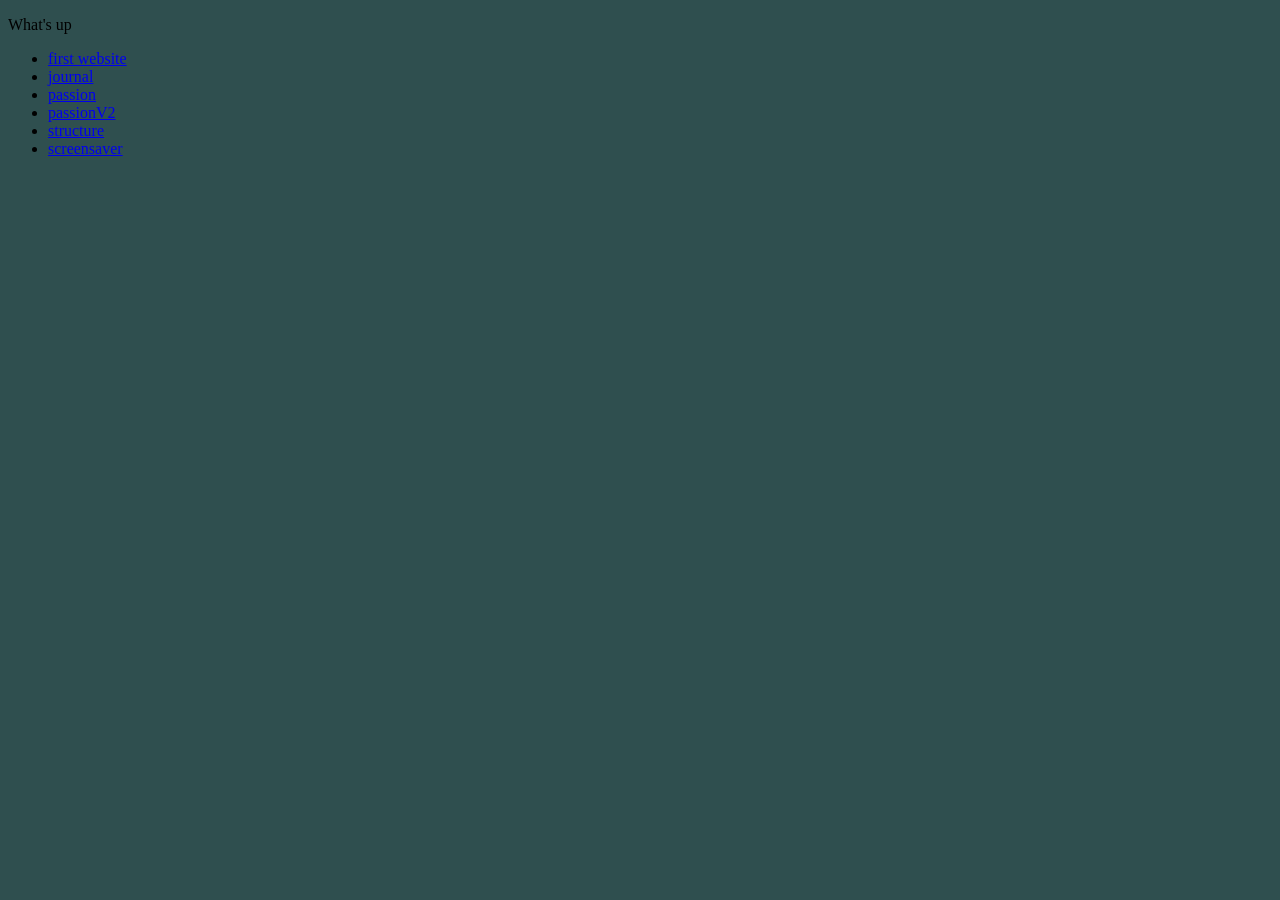
<file: index.html>
<!DOCTYPE html>
<html>
<head>
    <title>Juan's Home</title>
    <link rel="stylesheet" href="homepage.css">
    <link rel="icon" type="image/png" sizes="32x32" href="favicon-32x32.png">

</head>

<body>
<p>What's up</p>
<ul>
    <li>
        <a href="first-website/index.html">first website</a>
    </li>
    <li>
        <a href="journals.html">journal</a>
    </li>
    <li>
        <a href="passion/index.html">passion</a>
    </li>
    <li>
        <a href="passion-V2/index.html">passionV2</a>
    </li>
    <li>
        <a href="structure/index.html">structure</a>
    </li>
    <li>
        <a href="screensaver/index.html">screensaver</a>
    </li>
</ul>
</body>

</html>
</file>
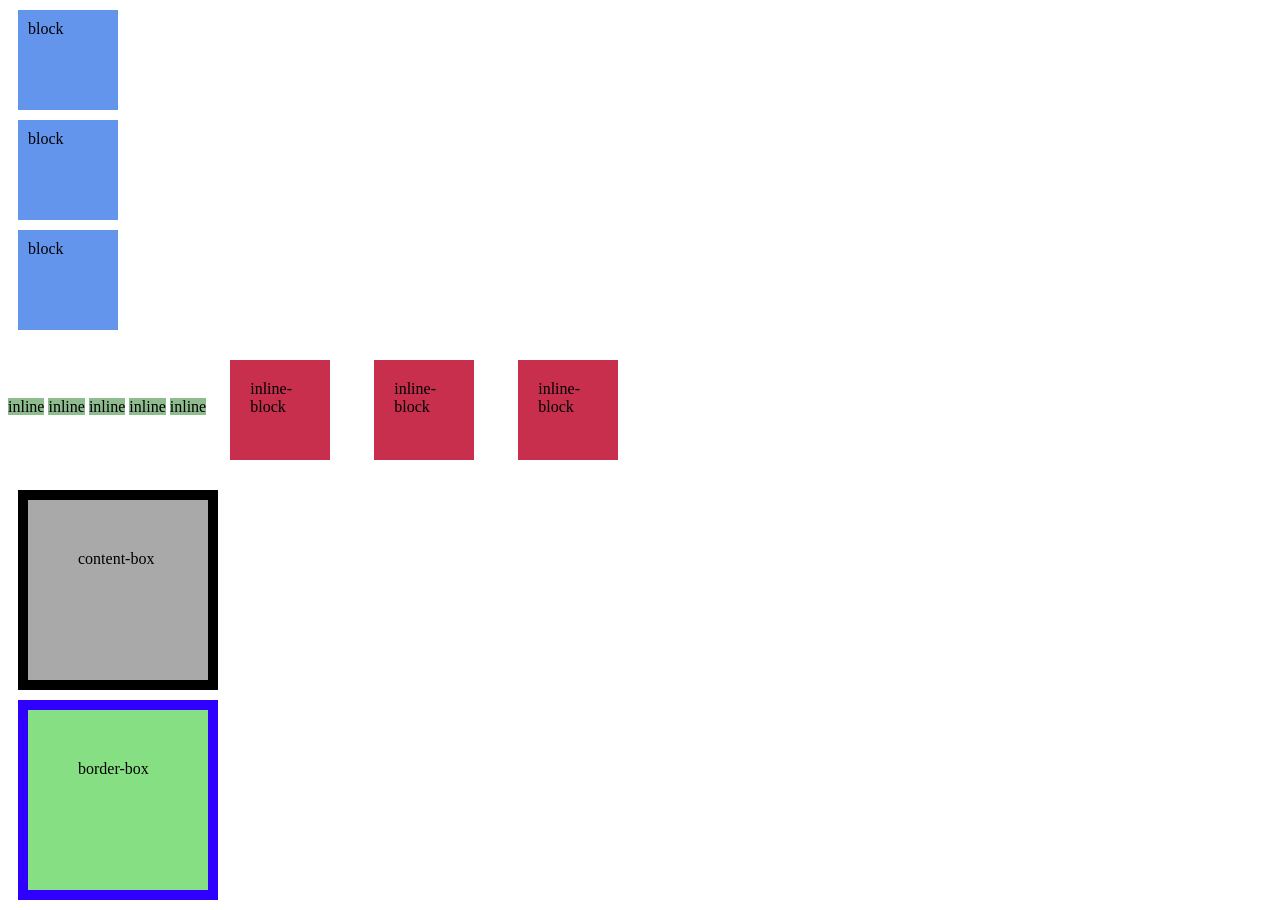
<file: box-model/index.html>
<!DOCTYPE html>
<html>
    <head>
        <meta name="viewport" content="width=device-width, initial-scale=1.0">
        <meta charset="UTF-8">

        
        <title>box model</title>
        <link rel="stylesheet" href="main.css">

       
    </head>

    <body>
        <!-- block elements will take up 100% of the browser window width, and will stack vertically on top of one another -->
        <div class="block">block</div>
        <div class="block">block</div>
        <div class="block">block</div>

        <!-- inline elements will only take up as much space as their content requires and will sit next to other inline elements so long as there is space to do so -->
        <span class="inline">inline</span>
        <span class="inline">inline</span>
        <span class="inline">inline</span>
        <span class="inline">inline</span>
        <span class="inline">inline</span>

        <span class="inline-block">inline-block</span>
        <span class="inline-block">inline-block</span>
        <span class="inline-block">inline-block</span>
        
        <div class="content-box">content-box</div>

        <div class="border-box">border-box</div>

    </body>

</html>
</file>
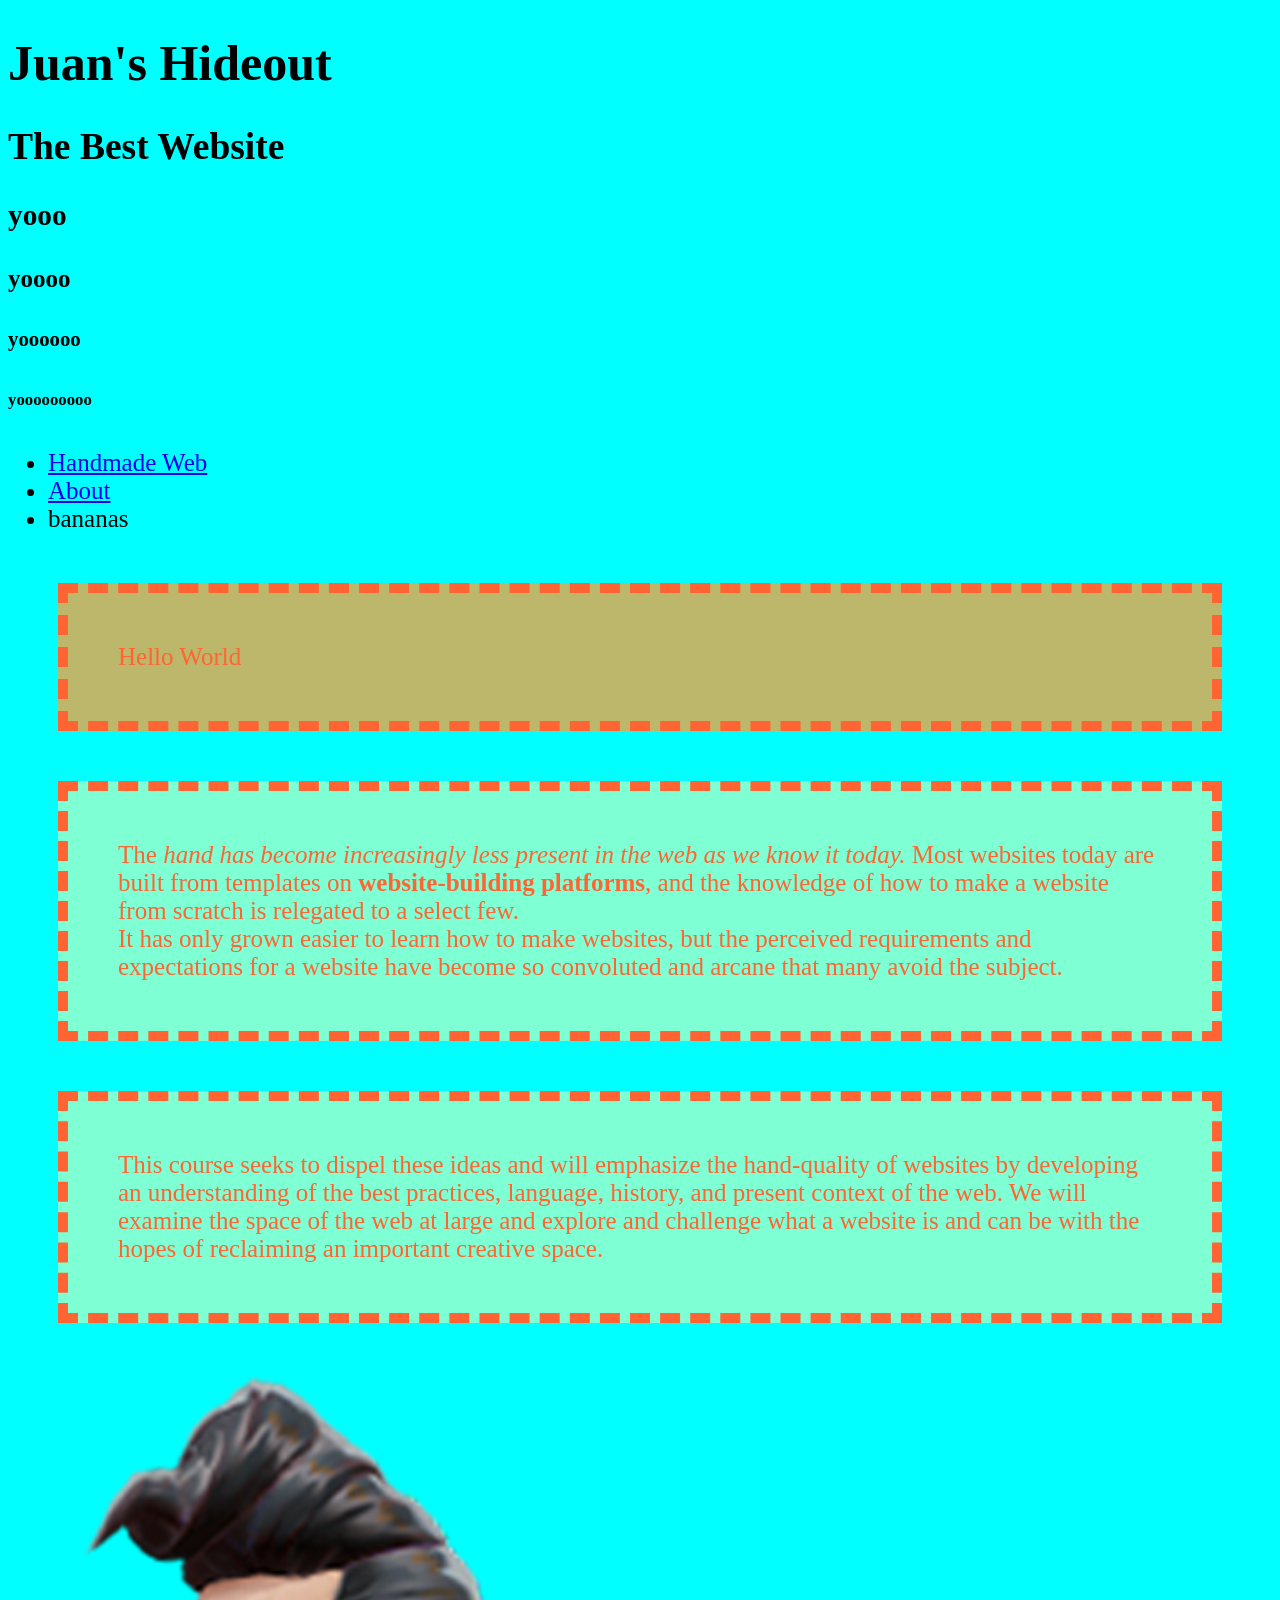
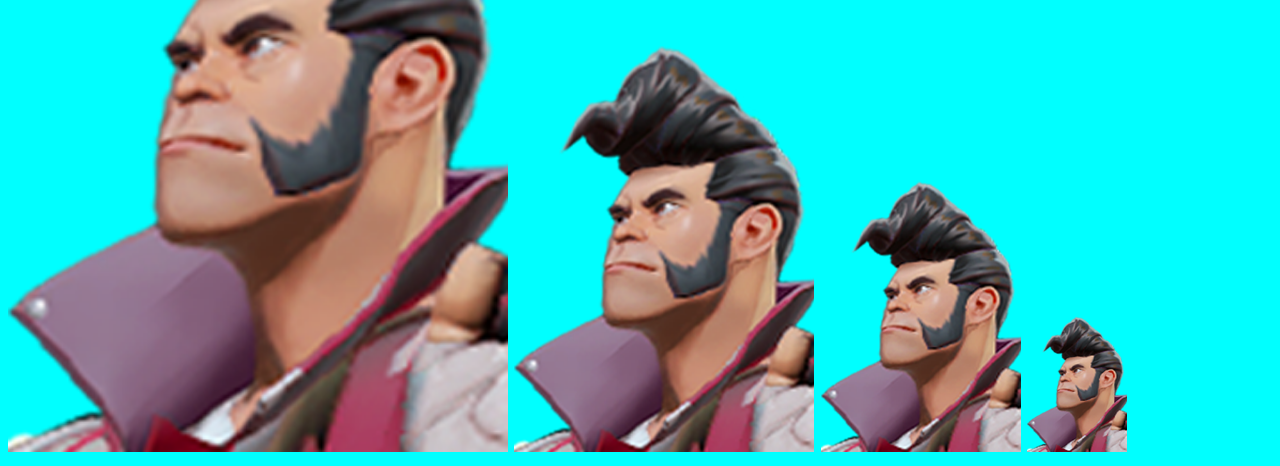
<file: first-website/index.html>
<!DOCTYPE html>
<html>
    <head>
        <title>First Website</title>
        <link rel="stylesheet" href="main.css">
    </head>
    <body>
        <h1>Juan's Hideout</h1>
        <h2>The Best Website</h2>
        <h3>yooo</h3>
        <h4>yoooo</h4>
        <h5>yoooooo</h5>
        <h6>yooooooooo</h6>

        <ul>
            <li><a href="https://handmade-web.net/fall26/index.html">Handmade Web</a></li>
            <li><a href="about.html">About</a></li>
            <li>bananas</li>
        </ul>

        <p class="banner">Hello World</p>
        <p>The <i>hand has become increasingly less present in the web as we know it today.</i> Most websites today are built from templates on <b>website-building platforms</b>, and the knowledge of how to make a website from scratch is relegated to a select few. 
            <br>
        It has only grown easier to learn how to make websites, but the perceived requirements and expectations for a website have become so convoluted and arcane that many avoid the subject. </p>
            
        <p>This course seeks to dispel these ideas and will emphasize the hand-quality of websites by developing an understanding of the best practices, language, history, and present context of the web. We will examine the space of the web at large and explore and challenge what a website is and can be with the hopes of reclaiming an important creative space.</p>

        <img src="Deadlock_gameasset_Hero_Shiv.png" width="500">
        <img src="Deadlock_gameasset_Hero_Shiv.png" width="300">
        <img src="Deadlock_gameasset_Hero_Shiv.png" width="200">
        <img src="Deadlock_gameasset_Hero_Shiv.png" width="100">

    </body>
</html>
</file>
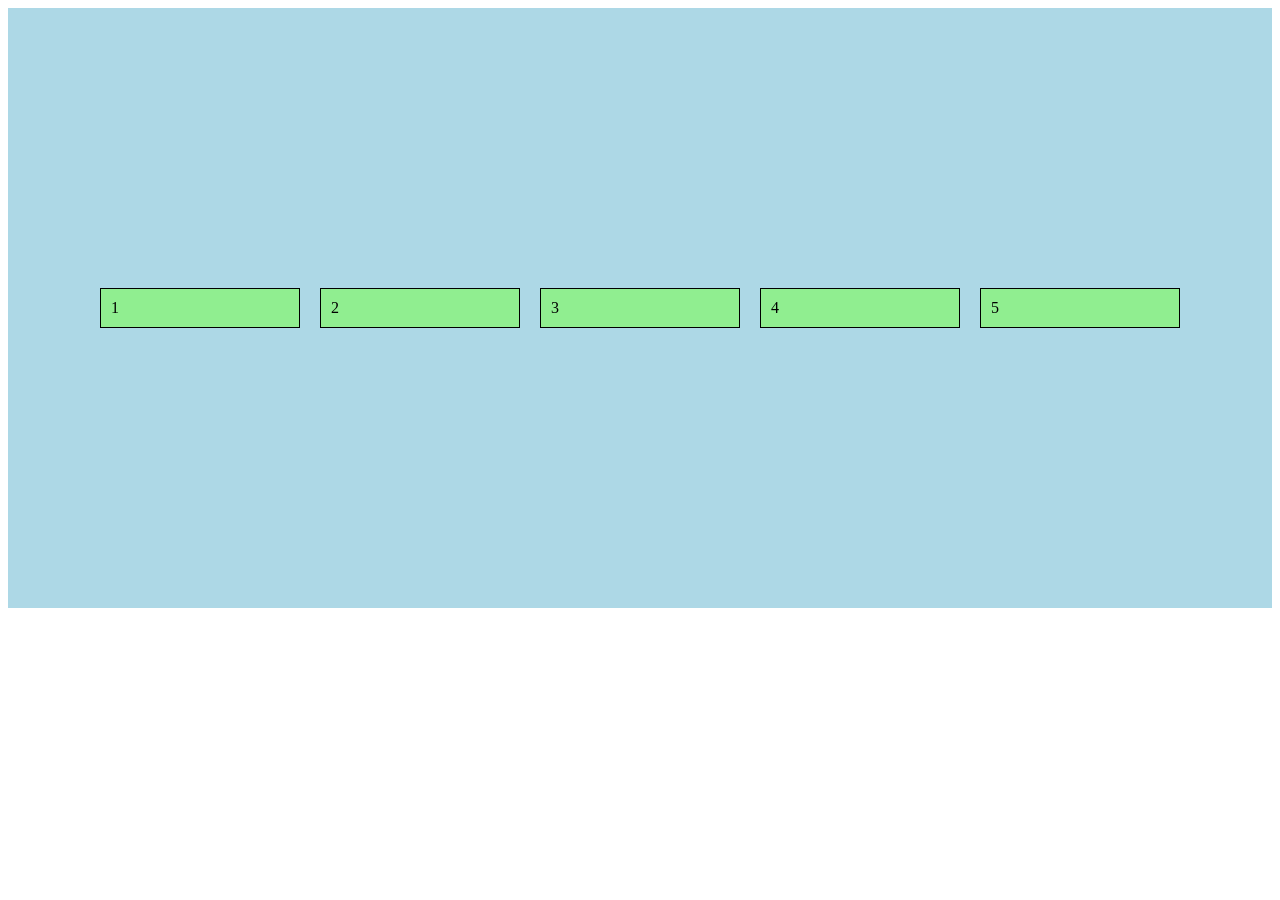
<file: flexbox/index.html>
<!DOCTYPE html>
<html>
    <head>
        <meta name="viewport" content="width=device-width, initial-scale=1.0">
        <meta charset="UTF-8">

        
        <title>flexbox exercise</title>
        <link rel="stylesheet" href="main.css">

       
    </head>

    <body>

        <div class="container">

        <div class="item">1</div>
        <div class="item">2</div>
        <div class="item">3</div>
        <div class="item">4</div>
        <div class="item">5</div>
       
    </body>

</html>
</file>
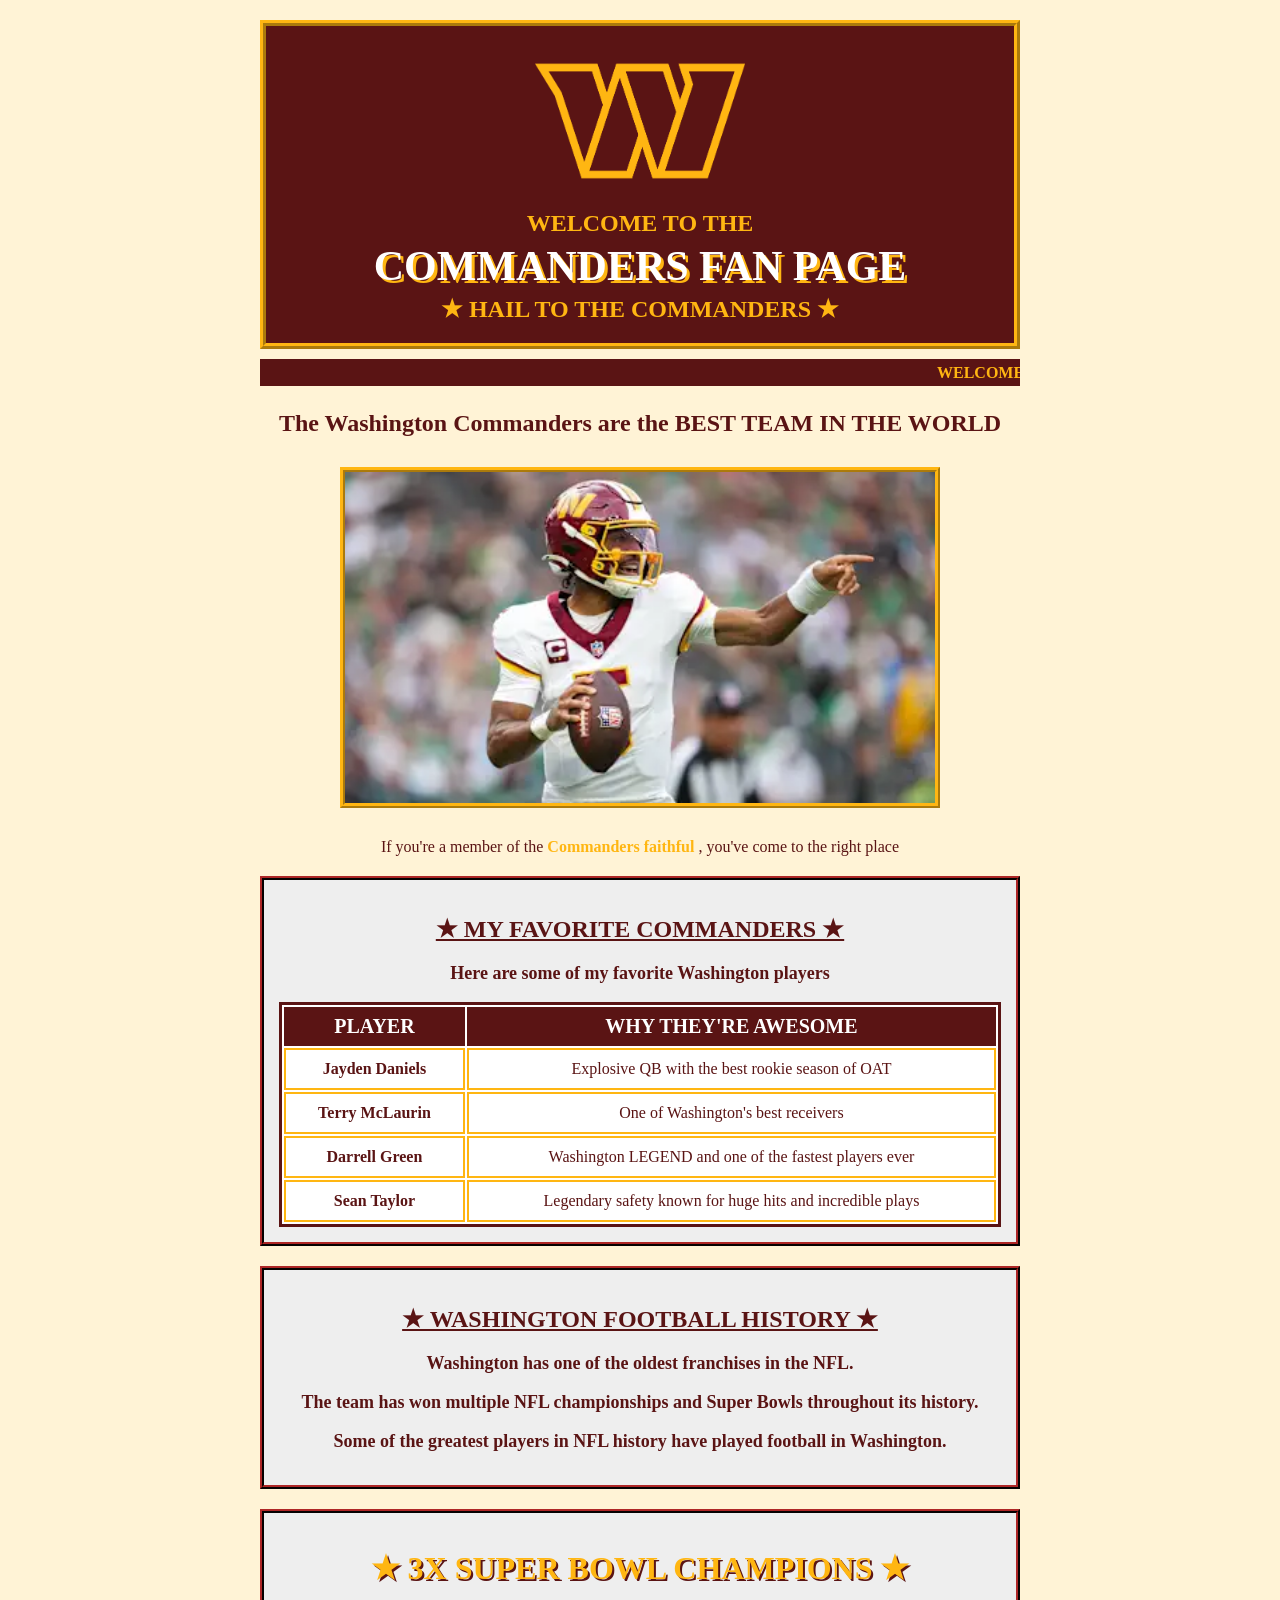
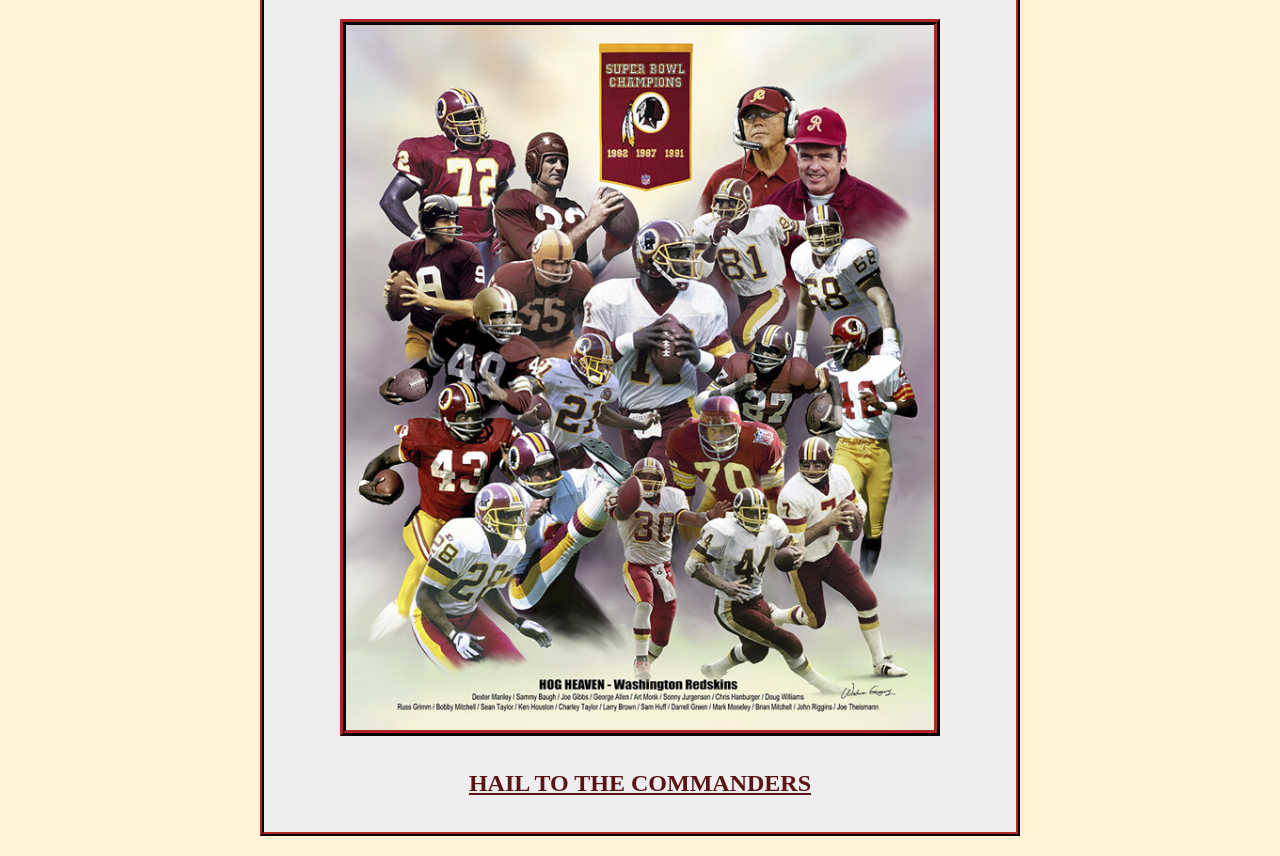
<file: passion-V2/index.html>
<!DOCTYPE html>

<html>

<head>

    <meta name="viewport" content="width=device-width, initial-scale=1.0">
    <meta charset="UTF-8">

    <title>Washington Commanders Fan Page</title>

    <link rel="stylesheet" href="main.css">

</head>


<body>

    <div class="page">


        <!-- header -->

        <div class="header">

            <img class="logo" src="washington-commanders-logo-png-transparent.png">

            <h2>WELCOME TO THE</h2>

            <h1>COMMANDERS FAN PAGE</h1>

            <h2>★ HAIL TO THE COMMANDERS ★</h2>

        </div>


        <!-- moving text -->

        <marquee>

            WELCOME COMMANDERS FANS ★ HAIL TO THE COMMANDERS ★
            WASHINGTON FOOTBALL ★ GO COMMANDERS

        </marquee>


        <!-- home -->

        <div>


            <h2>
                The Washington Commanders are the BEST TEAM IN THE WORLD
            </h2>


            <img class="touchdown" src="uxpoamc87oizarii0y3a.webp">


            <p>

                If you're a member of the

                <span class="gold-text">
                    Commanders faithful
                </span>,

                you've come to the right place

            </p>

        </div>



        <!-- best players -->

        <div class="box">

            <h2>★ MY FAVORITE COMMANDERS ★</h2>

            <p>
                Here are some of my favorite Washington players
            </p>


            <table class="player-table">

                <tr>

                    <th>
                        PLAYER
                    </th>

                    <th>
                        WHY THEY'RE AWESOME
                    </th>

                </tr>


                <tr>

                    <td>
                        <b>Jayden Daniels</b>
                    </td>

                    <td>
                        Explosive QB with the best rookie season of OAT
                    </td>

                </tr>


                <tr>

                    <td>
                        <b>Terry McLaurin</b>
                    </td>

                    <td>
                        One of Washington's best receivers
                    </td>

                </tr>


                <tr>

                    <td>
                        <b>Darrell Green</b>
                    </td>

                    <td>
                        Washington LEGEND and one of the fastest players ever
                    </td>

                </tr>


                <tr>

                    <td>
                        <b>Sean Taylor</b>
                    </td>

                    <td>
                        Legendary safety known for huge hits and incredible plays
                    </td>

                </tr>


            </table>

        </div>



        <!-- history -->

        <div class="box">

            <h2>
                ★ WASHINGTON FOOTBALL HISTORY ★
            </h2>

            <p>
                Washington has one of the oldest franchises in the NFL.
            </p>

            <p>
                The team has won multiple NFL championships and
                Super Bowls throughout its history.
            </p>

            <p>
                Some of the greatest players in NFL history have played
                football in Washington.
            </p>

        </div>


        <div class="box">

            <h1 class="champions">
                ★ 3X SUPER BOWL CHAMPIONS ★
            </h1>

            <img class="championship-photo"
                 src="s-l1200.jpg">

            <h2>
                HAIL TO THE COMMANDERS
            </h2>

        </div>



    </div>

</body>

</html>
</file>
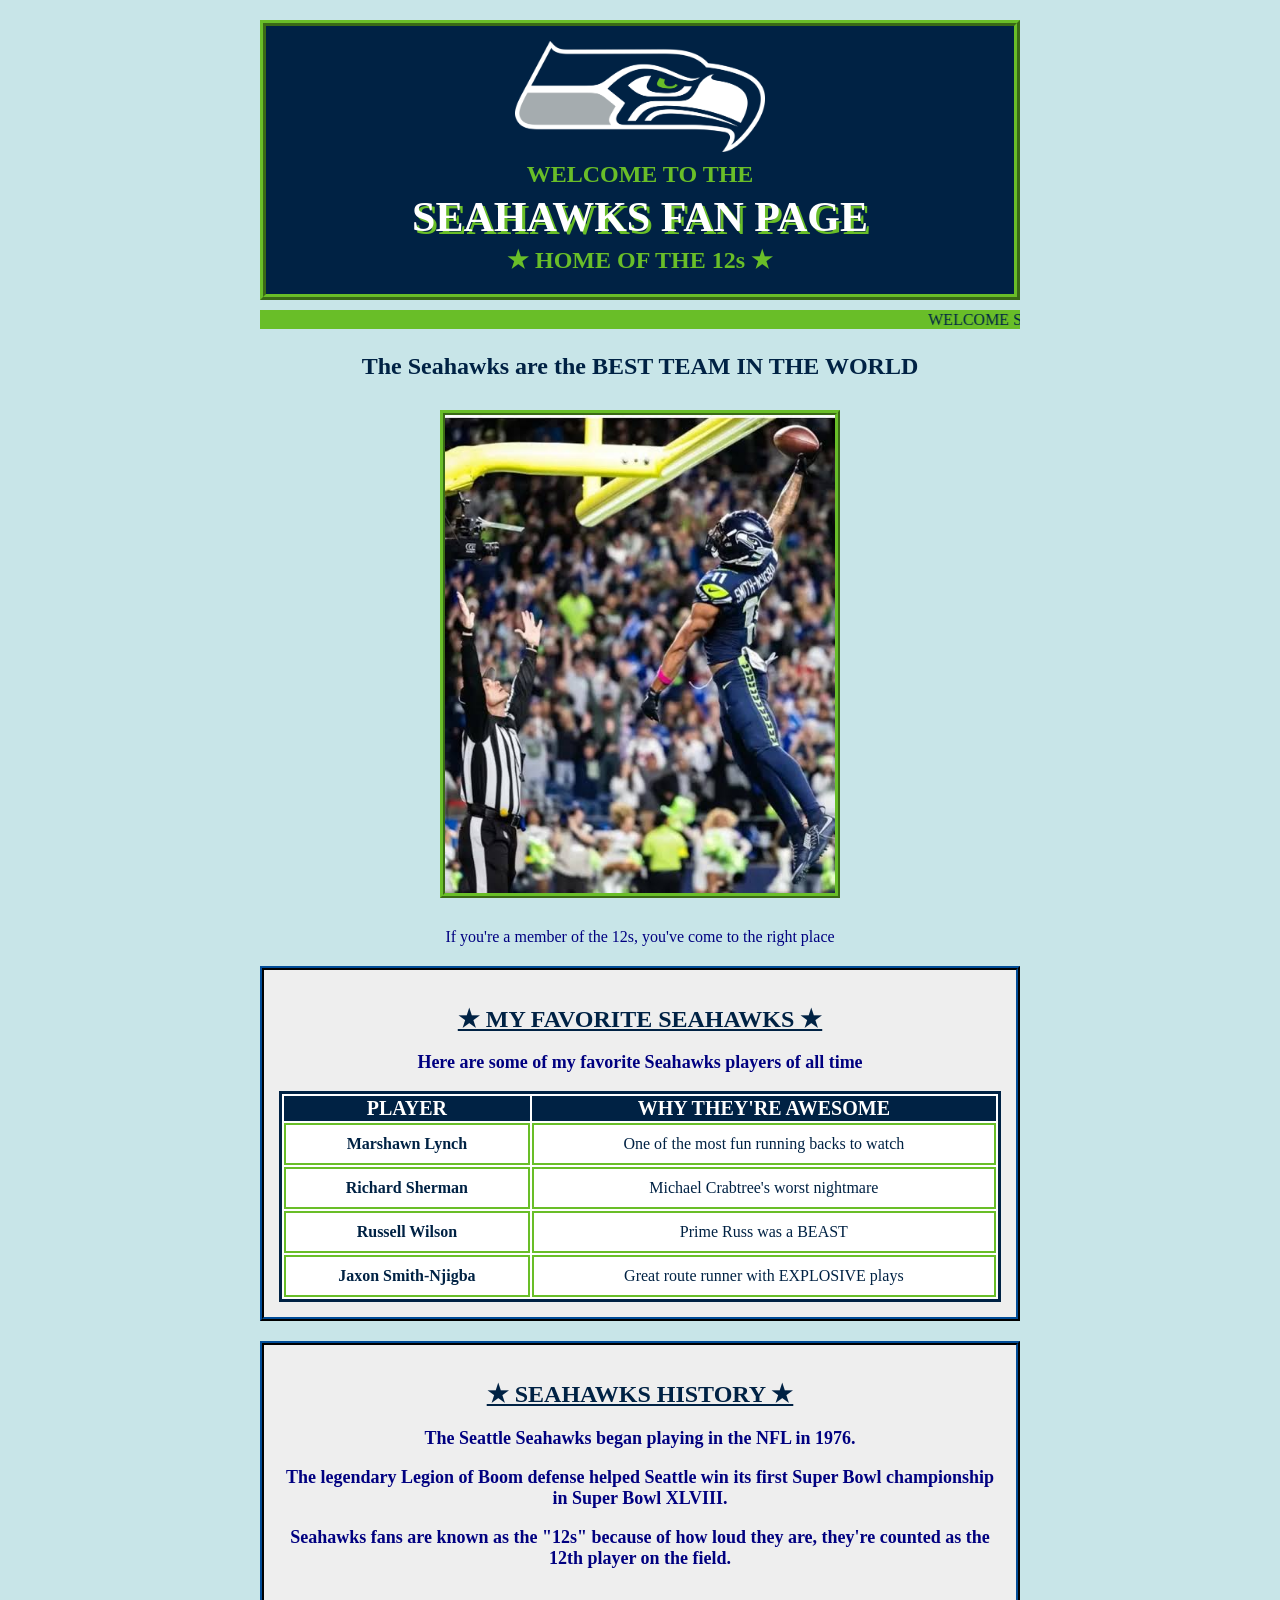
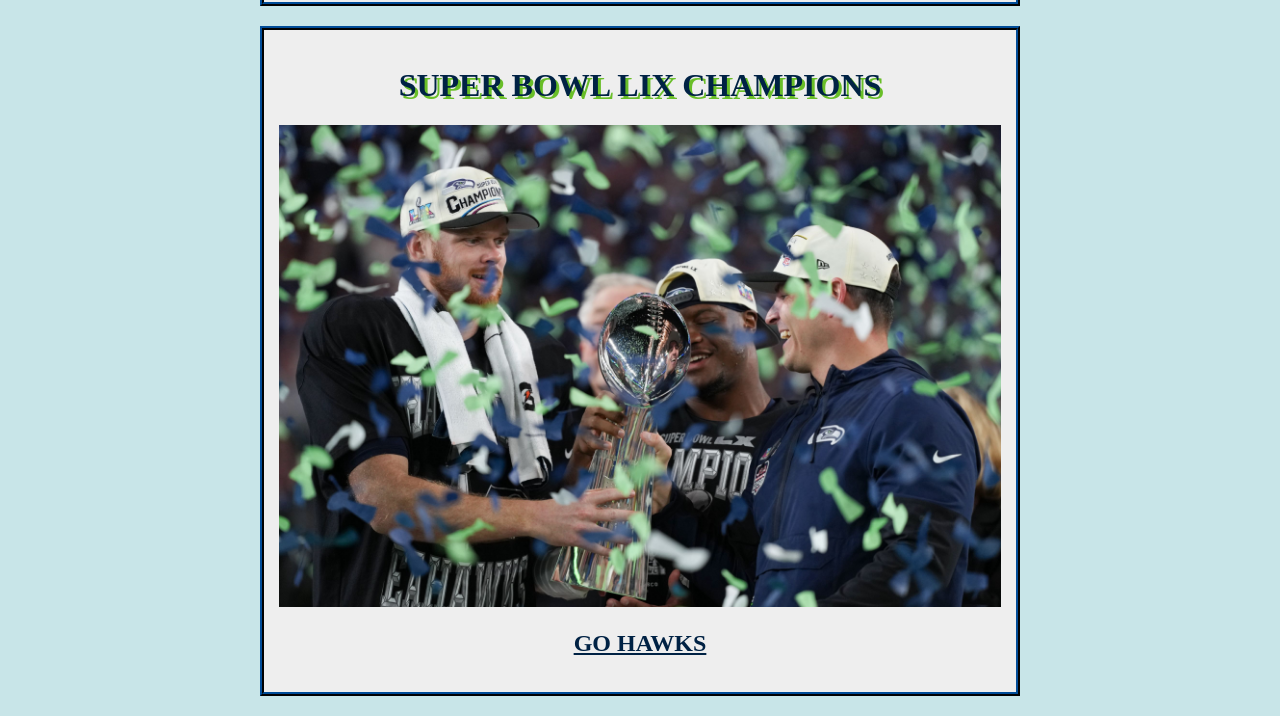
<file: passion/index.html>
<!DOCTYPE html>
<html>
    <head>
        <meta name="viewport" content="width=device-width, initial-scale=1.0">
        <meta charset="UTF-8">

        
        <title>Seattle Seahawks Fan Page</title>
        <link rel="stylesheet" href="main.css">

       
   <body>

    <div class="page">

        <!-- header -->

        <div class="header">

                <img class="logo" src="Seattle_Seahawks_logo.svg.webp">



            <h2>WELCOME TO THE</h2>

            <h1>SEAHAWKS FAN PAGE</h1>

            <h2>★ HOME OF THE 12s ★</h2>

        </div>



        <!-- moving text -->

        <marquee>

            WELCOME SEAHAWKS FANS ★ GO HAWKS ★ SEAHAWKS RULE ★ GO 12s

        </marquee>


        <!-- home -->

        <div>

    


            <h2>The Seahawks are the BEST TEAM IN THE WORLD</h2>

        <img class="touchdown" src="images.jpg">
            <p>
                If you're a member of the
                <span class="green-text">12s</span>,
                you've come to the right place
            </p>

        </div>


        <!-- best players -->

        <div class="box">

            <h2>★ MY FAVORITE SEAHAWKS ★</h2>

            <p>
                Here are some of my favorite Seahawks players of all time
            </p>

            <table class="player-table">

                <tr>
                    <th>PLAYER</th>
                    <th>WHY THEY'RE AWESOME</th>
                </tr>

                <tr>
                    <td>
                        <b>Marshawn Lynch</b>
                    </td>

                    <td>
                        One of the most fun running backs to watch
                    </td>
                </tr>

                <tr>
                    <td>
                        <b>Richard Sherman</b>
                    </td>

                    <td>
                        Michael Crabtree's worst nightmare
                    </td>
                </tr>

                <tr>
                    <td>
                        <b>Russell Wilson</b>
                    </td>

                    <td>
                        Prime Russ was a BEAST
                    </td>
                </tr>

                <tr>
                    <td>
                        <b>Jaxon Smith-Njigba</b>
                    </td>

                    <td>
                        Great route runner with EXPLOSIVE plays
                    </td>
                </tr>

            </table>

        </div>

<!-- Seahawks history -->

<div class="box">

    <h2>
        ★ SEAHAWKS HISTORY ★
    </h2>

    <p>
        The Seattle Seahawks began playing in the NFL in 1976.
    </p>


    <p>
        The legendary Legion of Boom defense helped Seattle win
        its first Super Bowl championship in Super Bowl XLVIII.
    </p>


    <p>
        Seahawks fans are known as the "12s" because of how loud they are, they're counted as the 12th player on the field.
    </p>

</div>

        <div class="box">


            <h1 class="champions">
                SUPER BOWL LIX CHAMPIONS
            </h1>
                <img src="ap26040139830265.jpg">
            <h2>GO HAWKS</h2>

        </div>


    
</body>

</html>
</file>
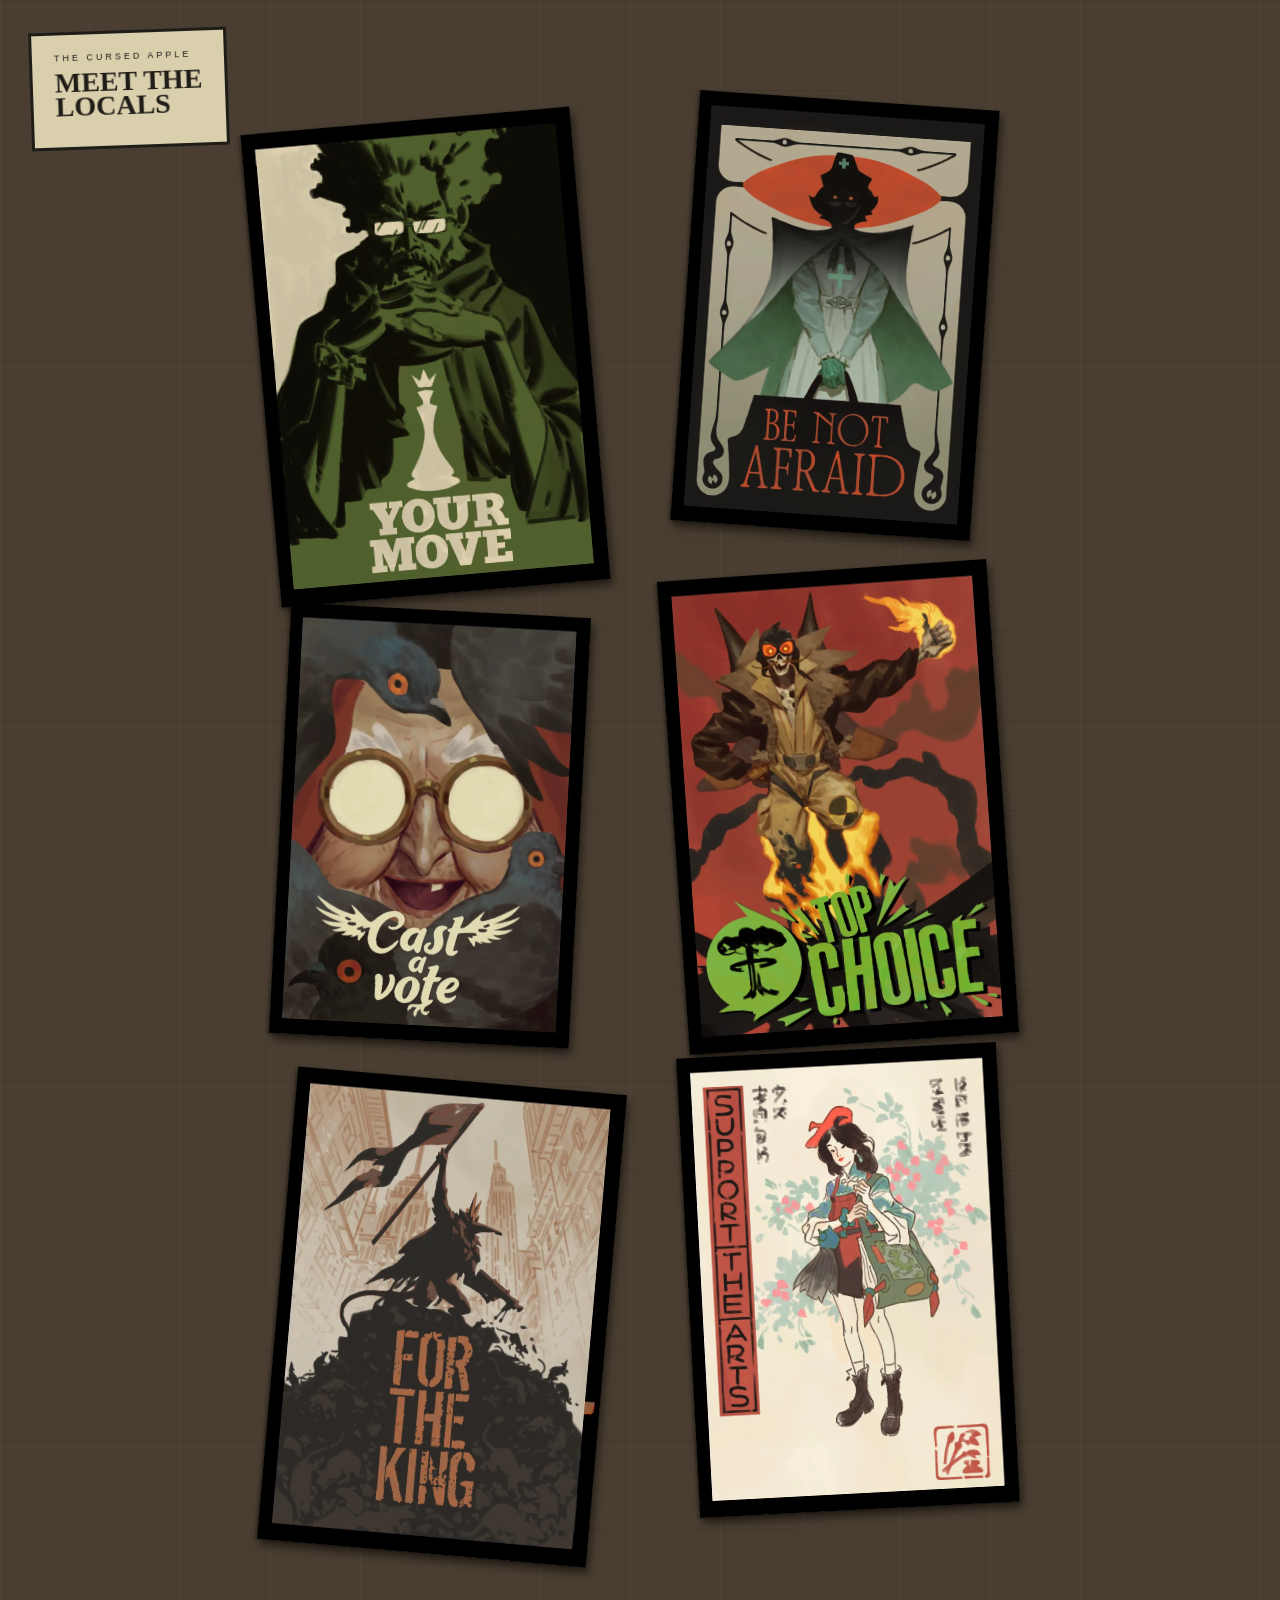
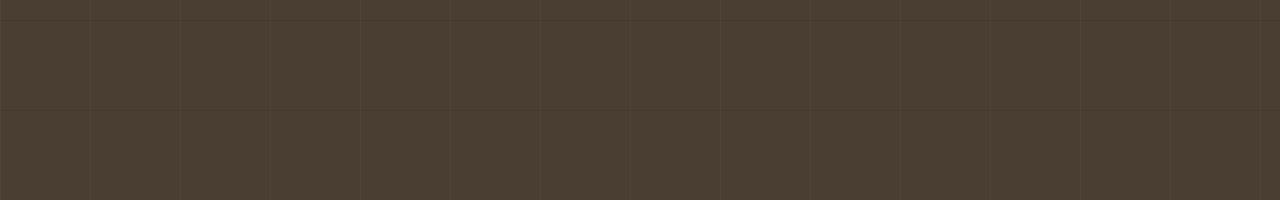
<file: structure/index.html>
<!DOCTYPE html>
<html>
    <head>
        <meta name="viewport" content="width=device-width, initial-scale=1.0">
        <meta charset="UTF-8">

        
        <title>Deadlock Heroes</title>
        <link rel="stylesheet" href="main.css">

       
    </head>

    <body>
<!--SMALL SIGN-->

<div class="city-sign">

    <p>THE CURSED APPLE</p>

    <h1>
        MEET THE<br>
        LOCALS
    </h1>


</div>



<!-- BILLBOARD / WALL-->

<main class="billboard">


    <!-- POSTER 1 -->

    <a href="#character1"
       class="poster poster-one">

        <img src="1.webp"
             alt="Deadlock character poster">

    </a>



    <!-- POSTER 2 -->

    <a href="#character2"
       class="poster poster-two">

        <img src="2.webp"
             alt="Deadlock character poster">

    </a>



    <!-- POSTER 3 -->

    <a href="#character3"
       class="poster poster-three">

        <img src="3.webp"
             alt="Deadlock character poster">

    </a>



    <!-- POSTER 4 -->

    <a href="#character4"
       class="poster poster-four">

        <img src="4.webp"
             alt="Deadlock character poster">

    </a>



    <!-- POSTER 5 -->

    <a href="#character5"
       class="poster poster-five">

        <img src="5.webp"
             alt="Deadlock character poster">

    </a>



    <!-- POSTER 6 -->

    <a href="#character6"
       class="poster poster-six">

        <img src="6.webp"
             alt="Deadlock character poster">

    </a>



</main>



<!--CHARACTER 1-->

<section id="character1"
         class="character-box">


    <div class="character-card">




        <!-- IMAGE -->

        <div class="character-picture">

            <img src="solomon-from-deadlock-v0-6kwxujtydpsh1.webp"
                 alt="Character">

        </div>



        <!-- INFORMATION -->

        <div class="character-info">

            <p class="character-number">
                RESIDENT / 01
            </p>


            <h2>
                SOLOMON<br>
                
            </h2>



            <p class="description">

               He plays chess.

            </p>



            <div class="abilities">

                <h3>ABILITIES</h3>

                <p>01 — ABILITY</p>

                <p>02 — ABILITY</p>

                <p>03 — ABILITY</p>

                <p>04 — ABILITY</p>

            </div>


        </div>


    </div>


</section>

<!-- CHARACTER 2 -->

<section id="character2"
         class="character-box">


    <div class="character-card">



        <div class="character-picture">

            <img src="nurse-harrow-one-of-the-newly-revealed-deadlock-heroes-v0-1tszm4ts5lsh1.webp"
                 alt="Character">

        </div>



        <div class="character-info">

            <p class="character-number">
                RESIDENT / 02
            </p>


            <h2>
                NURSE HARROW<br>
                
            </h2>


            <p class="description">

                character description.

            </p>



            <div class="abilities">

                <h3>ABILITES</h3>

                <p>01 — ABILITY</p>

                <p>02 — ABILITY</p>

                <p>03 — ABILITY</p>

                <p>04 — ABILITY</p>

            </div>


        </div>


    </div>


</section>



<!-- CHARACTER 3 -->

<section id="character3"
         class="character-box">


    <div class="character-card">



        <div class="character-picture">

            <img src="baba-from-deadlock-v0-a3vvxo7rhush1.webp"
                 alt="Character">

        </div>



        <div class="character-info">

            <p class="character-number">
                RESIDENT / 03
            </p>


            <h2>
                BABA<br>
                
            </h2>


            <p class="description">

                character description.

            </p>


            <div class="abilities">

                <h3>ABILITIES</h3>

                <p>01 — ABILITY</p>

                <p>02 — ABILITY</p>

                <p>03 — ABILITY</p>

                <p>04 — ABILITY</p>

            </div>


        </div>


    </div>


</section>



<!-- CHARACTER 4 -->

<section id="character4"
         class="character-box">


    <div class="character-card">


        <div class="character-picture">

            <img src="HTaaSNlXEAA7wmA.webp"
                 alt="Character">

        </div>


        <div class="character-info">

            <p class="character-number">
                RESIDENT / 04
            </p>


            <h2>
                DEADMAN DANNY<br>
                
            </h2>



            <p class="description">

              character description.

            </p>
 <div class="abilities">

                <h3>ABILITIES</h3>

                <p>01 — ABILITY</p>

                <p>02 — ABILITY</p>

                <p>03 — ABILITY</p>

                <p>04 — ABILITY</p>

            </div>


        </div>


    </div>


</section>



<!-- CHARACTER 5 -->

<section id="character5"
         class="character-box">


    <div class="character-card">

        <div class="character-picture">

            <img src="the-rat-king-v0-u361d6g8rish1.webp"
                 alt="Character">

        </div>


        <div class="character-info">

            <p class="character-number">
                RESIDENT / 05
            </p>


            <h2>
                RAT KING<br>
                
            </h2>


            <p class="description">

                character description.

            </p>
 <div class="abilities">

                <h3>ABILITIES</h3>

                <p>01 — ABILITY</p>

                <p>02 — ABILITY</p>

                <p>03 — ABILITY</p>

                <p>04 — ABILITY</p>

            </div>


        </div>


    </div>


</section>



<!-- CHARACTER 6 -->

<section id="character6"
         class="character-box">


    <div class="character-card">


        <div class="character-picture">

            <img src="devs-cooked-with-the-new-hero-designs-but-i-feel-like-v0-b4elyoctmnsh1.webp"
                 alt="Character">

        </div>


        <div class="character-info">

            <p class="character-number">
                RESIDENT / 06
            </p>


            <h2>
                VIOLET<br>
                
            </h2>


            <p class="description">

               character description.

            </p>

 <div class="abilities">

                <h3>ABILITIES</h3>

                <p>01 — ABILITY</p>

                <p>02 — ABILITY</p>

                <p>03 — ABILITY</p>

                <p>04 — ABILITY</p>

            </div>

        </div>


    </div>


</section>




    </body>

</html>
</file>
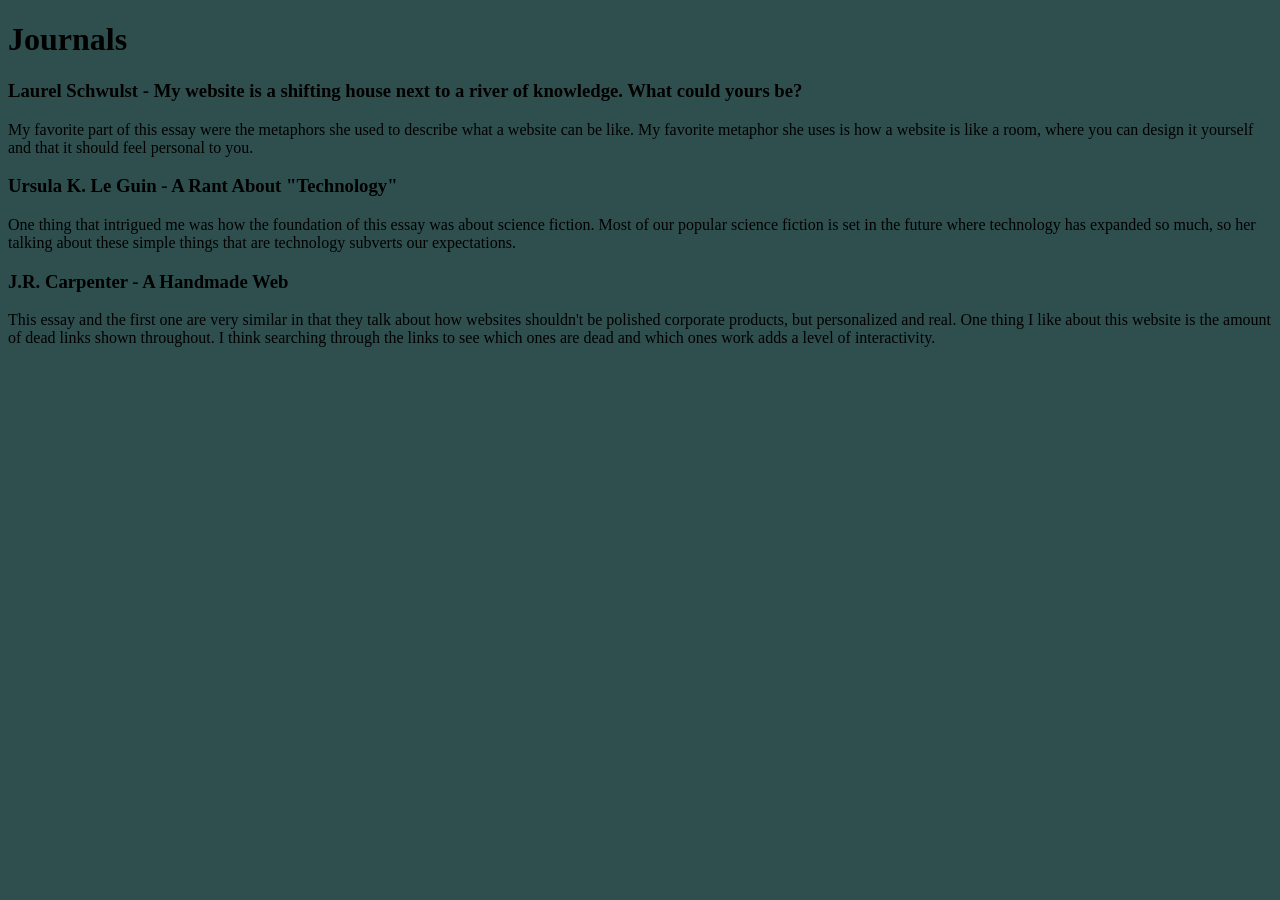
<file: journals.html>
<!DOCTYPE html>
<html>
<head>
    <title>Journals</title>
        <link rel="stylesheet" href="homepage.css">
</head>
<body>
    <h1>Journals</h1>
    <h3>Laurel Schwulst - My website is a shifting house next to a river of knowledge. What could yours be?</h3>

    <p>My favorite part of this essay were the metaphors she used to describe what a website can be like. My favorite metaphor she uses is how a website is like a room, where you can design it yourself and that it should feel personal to you.</p>

    <h3>Ursula K. Le Guin -  A Rant About "Technology"</h3>
    <p>One thing that intrigued me was how the foundation of this essay was about science fiction. Most of our popular science fiction is set in the future where technology has expanded so much, so her talking about these simple things that are technology subverts our expectations.</p>

    <h3>J.R. Carpenter - A Handmade Web</h3>
    <p>This essay and the first one are very similar in that they talk about how websites shouldn't be polished corporate products, but personalized and real. One thing I like about this website is the amount of dead links shown throughout. I think searching through the links to see which ones are dead and which ones work adds a level of interactivity.</p>
</body>


</html>
</file>
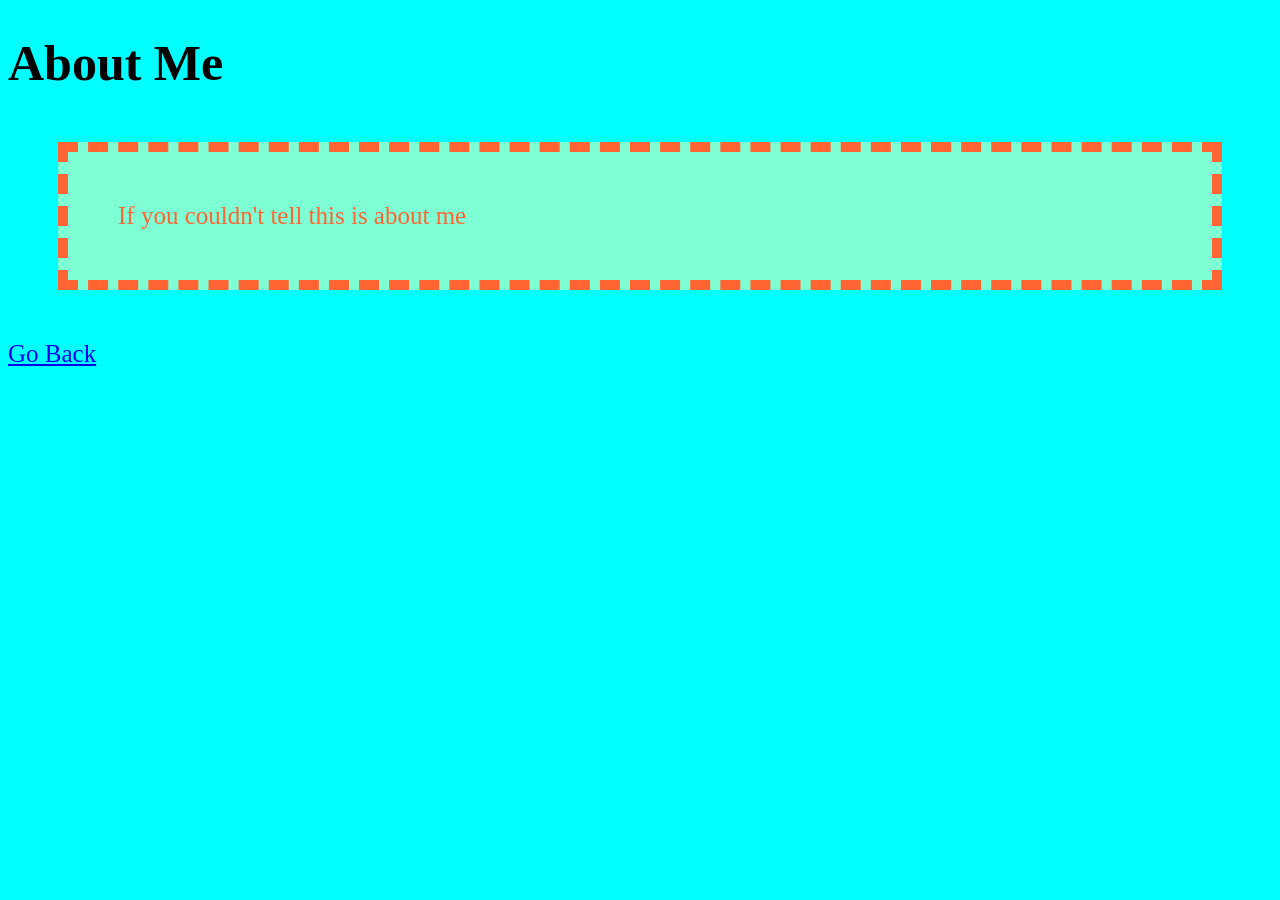
<file: first-website/about.html>
<!DOCTYPE html>
<html>
    <head>
        <title>About</title>
        <link rel="stylesheet" href="main.css">
    </head>

    <body>
        <h1>About Me</h1>
        <p>If you couldn't tell this is about me</p>
        <a href="index.html">Go Back</a>
    </body>

</html>
</file>
<file: homepage.css>
body {
    background-color: darkslategray;
}
</file>
<file: box-model/main.css>
* {
    box-sizing: border-box;
}

img{
    max-width:100%;
}

.block{
    background-color: cornflowerblue;
    margin: 10px;
    padding: 10px;
    width: 100px;
    height: 100px;
}

.inline{
    background-color: darkseagreen;
    /* margin, padding, width, and height work inconsistently on inline elements and should probably be avoided */
}

/* inline-block combines properties of inline and block allowing to apply margin, padding, height, width to inline elements */
.inline-block{
    background-color: rgb(199, 47, 77);
    display:inline-block;
    margin: 20px;
    padding: 20px;
    width: 100px;
    height: 100px;
}

.content-box{
    background-color: darkgrey;
    width: 200px;
    height: 200px;
    padding: 50px;
    border: 10px solid rgb(0, 0, 0);
    margin: 10px;
}

.border-box{
    background-color: rgb(135, 223, 132);
    width: 200px;
    height: 200px;
    padding: 50px;
    border: 10px solid rgb(47, 0, 255);
    margin: 10px;
    box-sizing: border-box;
}
</file>
<file: first-website/main.css>
body {
    background-color: aqua;
    font-size: 25px;
}

p {
    font-size:25px;
    background-color: aquamarine;
    color: rgba(255, 100, 50, 1);

    /* the border shortand property expects 3 values for the border-width, border-style, and border-color */
    border:10px dashed;

    /* padding is internal spacing for our elements */
    padding:50px;

    /*margin is external spacing around our elements */
    margin:50px;
}

.banner {
    background-color: darkkhaki;
}
</file>
<file: flexbox/main.css>
*{
    box-sizing: border-box;
}

img{
    max-width:100%;
}

.container {
    background: lightblue;
    padding: 10px;
    display: flex;
    height: 600px;
    /* by default flex boxes will always render in the row layout*/
    flex-direction:row;
    flex-wrap:wrap;
    justify-content:center;


    align-content:center;

    gap: 20px;
}

.item {
    background: lightgreen;
    padding: 10px;
    border: 1px solid;
    width: 200px;
}
</file>
<file: passion-V2/main.css>
* {
    box-sizing: border-box;
}


img {
    max-width: 100%;
}


body {

    background-color: #fff3d6;

    font-family: "Times New Roman", serif;

    margin: 0;

}


.page {

    width: 760px;

    margin: auto;

    text-align: center;

}


/* logo */

.logo {

    width: 250px;

    height: auto;

}


/* header */

.header {

    background-color: #5A1414;

    border: 6px ridge #FFB612;

    margin-top: 20px;

    padding: 15px;

}


.header h1 {

    color: white;

    font-size: 42px;

    margin: 5px;

    text-shadow: 3px 3px #FFB612;

}


.header h2 {

    color: #FFB612;

    margin: 5px;

}



/* main text */

.welcome {

    font-size: 26px;

    color: #5A1414;

}


.welcome span {

    color: #FFB612;

    font-style: italic;

    font-weight: bold;

}


h2 {

    color: #5A1414;

}


p {

    color: #5A1414;

}


.gold-text {

    color: #FFB612;

    font-weight: bold;

}



/* touchdown image */

.touchdown {

    width: 600px;

    height: auto;

    border: 5px ridge #FFB612;

    margin: 10px;

}



/* content boxes */

.box {

    background-color: #eeeeee;

    border: 4px ridge #5A1414;

    margin: 20px 0;

    padding: 15px;

}


.box h2 {

    color: #5A1414;

    text-decoration: underline;

}


.box p {

    color: #5A1414;

    font-size: 18px;

    font-weight: bold;

}



/* player table */

.player-table {

    width: 100%;

    border: 3px solid #5A1414;

    background-color: white;

}


.player-table td {

    border: 2px solid #FFB612;

    padding: 10px;

    color: #5A1414;

}


.player-table th {

    background-color: #5A1414;

    color: white;

    font-size: 20px;

    padding: 8px;

}



/* champions */

.champions {

    color: #FFB612;

    text-shadow: 2px 2px #5A1414;

}


.championship-photo {

    width: 600px;

    height: auto;

    border: 6px ridge #5A1414;

    margin: 10px;

}



/* moving text */

marquee {

    color: #FFB612;

    background-color: #5A1414;

    margin-top: 10px;

    padding: 4px;

    font-weight: bold;

}
</file>
<file: passion/main.css>
*{
    box-sizing: border-box;
}

img{
    max-width:100%;
}

body {
    background-color: #c8e5e8;
    font-family: "Times New Roman", serif;
    margin: 0;
}

.page {
    width: 760px;
    margin: auto;
    text-align: center;
}

.logo {
    width: 250px;
    height: auto;
}

/* header */

.header {
    background-color: #002244;
    border: 6px ridge #69be28;
    margin-top: 20px;
    padding: 15px;
}

.header h1 {
    color: white;
    font-size: 42px;
    margin: 5px;
    text-shadow: 3px 3px #69be28;
}

.header h2 {
    color: #69be28;
    margin: 5px;
}


/* main text */

.welcome {
    font-size: 26px;
    color: #002244;
}

.welcome span {
    color: #69be28;
    font-style: italic;
}

h2 {
    color: #002244;
}

p {
    color: #000080;
}

.touchdown {
    width: 400px;
    height: auto;
    border: 5px ridge #69be28;
    margin: 10px;
}
/* content boxes */

.box {
    background-color: #eeeeee;
    border: 4px ridge #002244;
    margin: 20px 0;
    padding: 15px;
}

.box h2 {
    color: #002244;
    text-decoration: underline;
}

.box p {
    color: #000080;
    font-size: 18px;
    font-weight: bold;
}


/* playe table */

.player-table {
    width: 100%;
    border: 3px solid #002244;
    background-color: white;
}

.player-table td {
    border: 2px solid #69be28;
    padding: 10px;
    color: #002244;
}

.player-table th {
    background-color: #002244;
    color: white;
    font-size: 20px;
}


.champions {
    color: #002244;
    text-shadow: 3px 3px #69be28
}


/* moving text */

marquee {
    color: #002244;
    background-color: #69be28;
    margin-top: 10px;
}
</file>
<file: structure/main.css>
*{
    box-sizing: border-box;
}

img{
    max-width:100%;
}

* {
    box-sizing: border-box;
}


html {
    scroll-behavior: smooth;
}


body {

    margin: 0;

    background: #171512;

    color: #e4dbc1;

    font-family: Arial, Helvetica, sans-serif;

}



/* CITY SIGN */

.city-sign {

    position: fixed;

    top: 30px;
    left: 30px;

    z-index: 10;

    background: #d9cfad;

    color: #201d18;

    padding: 18px 22px;

    border: 3px solid #201d18;

    transform: rotate(-2deg);

}


.city-sign p {

    margin: 0 0 8px;

    font-size: 9px;

    letter-spacing: 3px;

}


.city-sign h1 {

    margin: 0 0 10px;

    font-family: Georgia, serif;

    font-size: 28px;

    line-height: .85;

}



/* THE BILLBOARD */

.billboard {

    position: relative;

    width: 100%;

    min-width: 1200px;

    height: 1800px;

    overflow: hidden;

    background-color: #493e31;
 
    
    

    /* WALL TEXTURE */

    background-image:

        linear-gradient(
            90deg,
            rgba(255,255,255,.03) 1px,
            transparent 1px
        ),

        linear-gradient(
            rgba(0,0,0,.08) 1px,
            transparent 1px
        );


    background-size:
        90px 90px,
        90px 90px;

}



/* POSTERS */

.poster {

    position: absolute;

    display: block;

    transition: .2s;

    z-index: 2;

}


.poster img {

    display: block;

    width: 100%;

    box-shadow:

        3px 6px 8px rgba(0,0,0,.5),

        -2px 1px 3px rgba(0,0,0,.3);

}



/* POSTER POSITIONS */


.poster-one {
    width: 330px;

    top: 120px;
    left: 50%;

    transform: translateX(-115%) rotate(-5deg);
}


.poster-two {
    width: 300px;

    top: 100px;
    left: 50%;

    transform: translateX(15%) rotate(4deg);
}


.poster-three {
    width: 300px;

    top: 610px;
    left: 50%;

    transform: translateX(-120%) rotate(3deg);
}


.poster-four {
    width: 330px;

    top: 570px;
    left: 50%;

    transform: translateX(10%) rotate(-4deg);
}


.poster-five {
    width: 330px;

    top: 1080px;
    left: 50%;

    transform: translateX(-110%) rotate(5deg);
}


.poster-six {
    width: 320px;

    top: 1050px;
    left: 50%;

    transform: translateX(15%) rotate(-3deg);
}



/*CHARACTER POPUP BACKGROUND */

.character-box {

    display: none;

    position: fixed;

    inset: 0;

    width: 100%;
    height: 100%;

    background: rgba(10, 9, 7, .92);

    z-index: 100;

    padding: 50px;

}



/* THIS MAKES CLICKING THE POSTER OPEN IT */

.character-box:target {

    display: flex;

    justify-content: center;

    align-items: center;

}



/*CHARACTER CARD*/

.character-card {

    position: relative;

    width: 900px;

    max-width: 90%;

    min-height: 550px;

    background: #d8cfb3;

    color: #1e1c18;

    border: 4px solid #25211a;

    display: flex;

    box-shadow:

        15px 20px 0 rgba(0,0,0,.3);

}



/* CHARACTER IMAGE */

.character-picture {

    width: 50%;

    background: #29261f;

    display: flex;

    align-items: flex-end;

    justify-content: center;

    overflow: hidden;

}


.character-picture img {

    width: 100%;

    height: 100%;

    object-fit: cover;

}



/*CHARACTER INFORMATION */

.character-info {

    width: 50%;

    padding: 50px 40px;

}


.character-number {

    font-size: 10px;

    letter-spacing: 4px;

    border-bottom: 1px solid #1e1c18;

    padding-bottom: 15px;

}


.character-info h2 {

    margin:

        40px
        0
        20px;

    font-family: Georgia, serif;

    font-size: 55px;

    line-height: .85;

}



.description {

    margin-top: 40px;

    font-family: Georgia, serif;

    font-size: 18px;

    line-height: 1.5;

}



/*ABILITIES*/

.abilities {

    margin-top: 50px;

}


.abilities h3 {

    font-size: 9px;

    letter-spacing: 2px;

    border-bottom: 1px solid;

    padding-bottom: 10px;

}


.abilities p {

    font-size: 11px;

    letter-spacing: 1px;

    padding-bottom: 8px;

    border-bottom: 1px solid rgba(0,0,0,.25);

}
</file>
